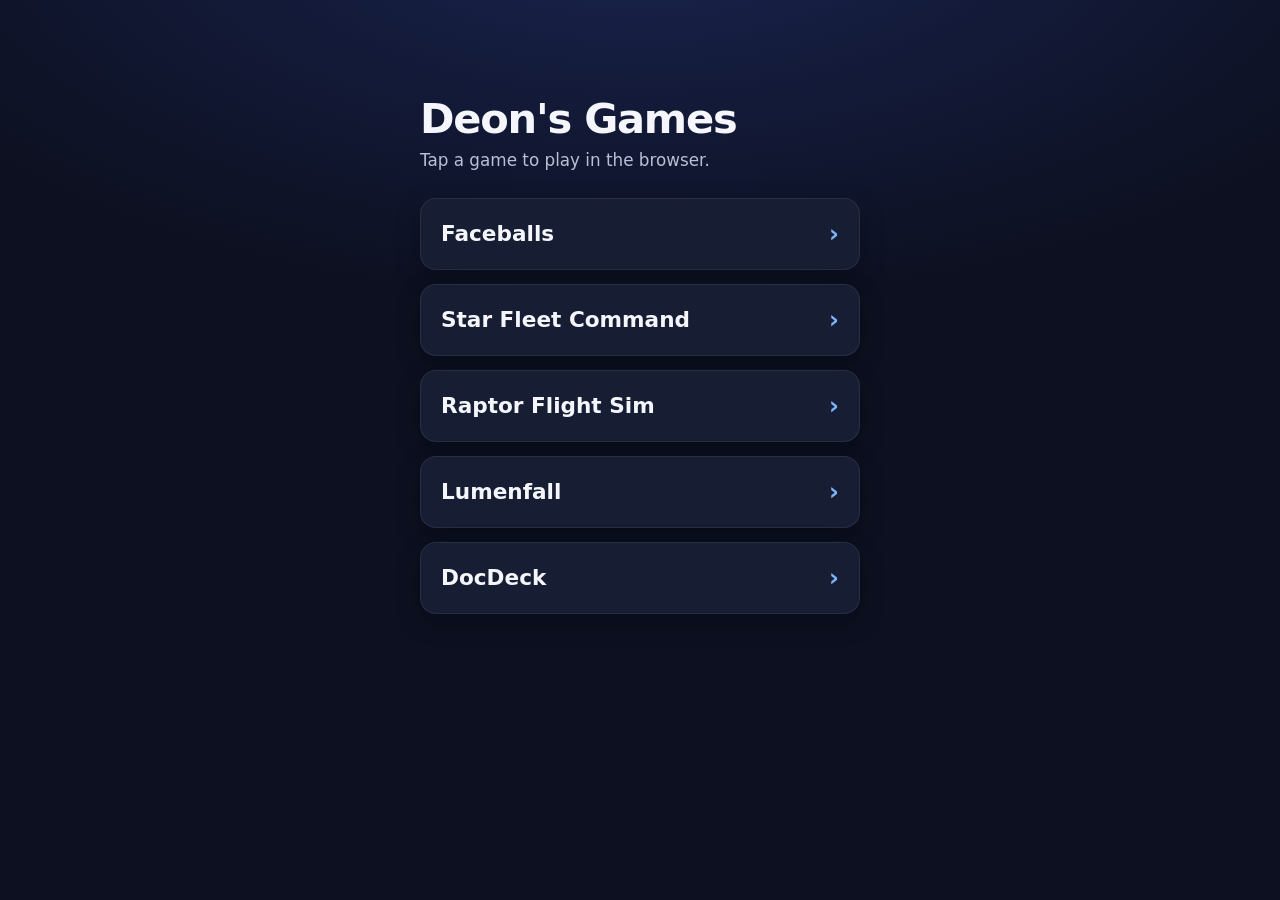
<file: index.html>
<!DOCTYPE html>
<html lang="en">
<head>
<meta charset="utf-8">
<meta name="viewport" content="width=device-width, initial-scale=1, viewport-fit=cover">
<meta name="theme-color" content="#0c1020">
<title>Deon's Games</title>
<style>
  :root {
    color-scheme: dark;
    --bg: #0c1020;
    --card: #171d33;
    --card-press: #243056;
    --text: #f4f6fb;
    --muted: #b7c0d4;
    --accent: #7eb6ff;
  }
  * { box-sizing: border-box; }
  html, body { margin: 0; min-height: 100%; }
  body {
    font-family: system-ui, -apple-system, Segoe UI, Roboto, Helvetica, Arial, sans-serif;
    background: radial-gradient(120% 80% at 50% -10%, #1a2450 0%, var(--bg) 55%);
    color: var(--text);
    display: flex;
    justify-content: center;
    padding: max(24px, env(safe-area-inset-top)) 16px max(32px, env(safe-area-inset-bottom));
  }
  main {
    width: min(440px, 100%);
    padding-top: 8vh;
  }
  h1 {
    margin: 0 0 8px;
    font-size: clamp(2rem, 8vw, 2.6rem);
    letter-spacing: -0.03em;
    line-height: 1.1;
  }
  p {
    margin: 0 0 28px;
    color: var(--muted);
    font-size: 1.05rem;
  }
  nav { display: flex; flex-direction: column; gap: 14px; }
  a {
    display: flex;
    align-items: center;
    min-height: 72px;
    padding: 18px 20px;
    border-radius: 16px;
    background: var(--card);
    color: var(--text);
    text-decoration: none;
    font-size: 1.35rem;
    font-weight: 700;
    border: 1px solid rgba(255, 255, 255, 0.08);
    box-shadow: 0 8px 24px rgba(0, 0, 0, 0.25);
  }
  a span {
    margin-left: auto;
    color: var(--accent);
    font-weight: 600;
    font-size: 1.5rem;
  }
  a:hover, a:focus-visible { background: var(--card-press); outline: none; }
  a:active { transform: translateY(1px); }
</style>
</head>
<body>
<main>
  <h1>Deon's Games</h1>
  <p>Tap a game to play in the browser.</p>
  <nav>
    <a href="faceballs/">Faceballs <span aria-hidden="true">›</span></a>
    <a href="star-fleet-command/">Star Fleet Command <span aria-hidden="true">›</span></a>
    <a href="flightsim/">Raptor Flight Sim <span aria-hidden="true">›</span></a>
    <a href="blocks3d/">Lumenfall <span aria-hidden="true">›</span></a>
    <a href="https://yungdiesel-arch.github.io/games/docdeck/">DocDeck <span aria-hidden="true">›</span></a>
  </nav>
</main>
</body>
</html>
</file>
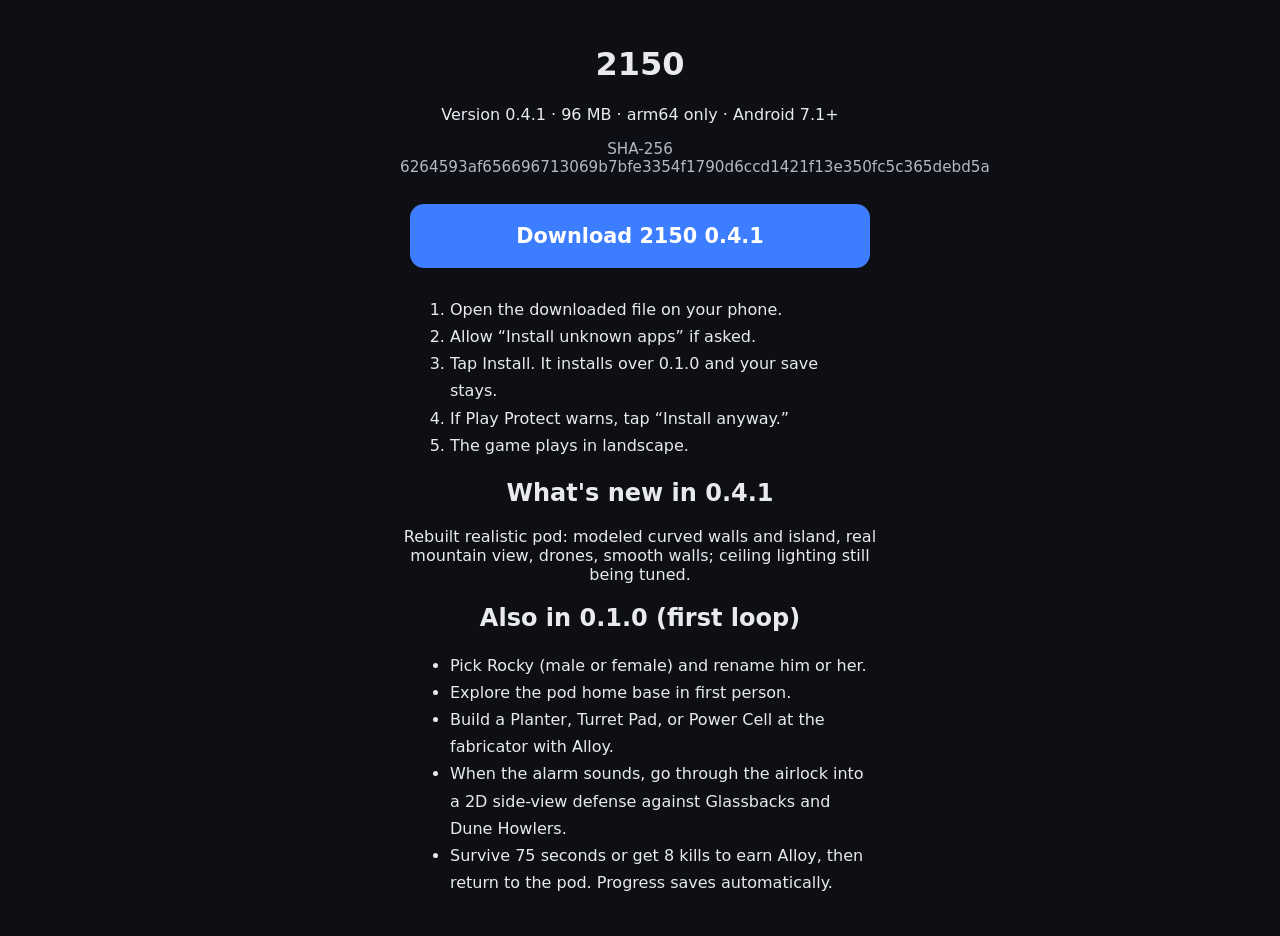
<file: 2150/index.html>
<!doctype html>
<html lang="en">
<head>
<meta charset="utf-8">
<meta name="viewport" content="width=device-width,initial-scale=1">
<title>2150 0.4.1</title>
<style>
body{background:#0d0f14;color:#e8eaf0;font-family:system-ui,sans-serif;margin:0;padding:24px;text-align:center}
a.b{display:block;margin:28px auto;max-width:420px;padding:20px;border-radius:14px;background:#3d7dff;color:#fff;font-size:1.3em;font-weight:700;text-decoration:none}
ol,ul{text-align:left;max-width:420px;margin:16px auto;line-height:1.7}
p,h1,h2{max-width:480px;margin-left:auto;margin-right:auto}
.note{color:#b4b8c4;font-size:.95em}
</style>
</head>
<body>
<h1>2150</h1>
<p>Version 0.4.1 · 96 MB · arm64 only · Android 7.1+</p>
<p class="note">SHA-256 6264593af656696713069b7bfe3354f1790d6ccd1421f13e350fc5c365debd5a</p>
<a class="b" href="2150.apk" download>Download 2150 0.4.1</a>
<ol>
<li>Open the downloaded file on your phone.</li>
<li>Allow “Install unknown apps” if asked.</li>
<li>Tap Install. It installs over 0.1.0 and your save stays.</li>
<li>If Play Protect warns, tap “Install anyway.”</li>
<li>The game plays in landscape.</li>
</ol>
<h2>What's new in 0.4.1</h2>
<p>Rebuilt realistic pod: modeled curved walls and island, real mountain view, drones, smooth walls; ceiling lighting still being tuned.</p>
<h2>Also in 0.1.0 (first loop)</h2>
<ul>
<li>Pick Rocky (male or female) and rename him or her.</li>
<li>Explore the pod home base in first person.</li>
<li>Build a Planter, Turret Pad, or Power Cell at the fabricator with Alloy.</li>
<li>When the alarm sounds, go through the airlock into a 2D side-view defense against Glassbacks and Dune Howlers.</li>
<li>Survive 75 seconds or get 8 kills to earn Alloy, then return to the pod. Progress saves automatically.</li>
</ul>
</body>
</html>
</file>
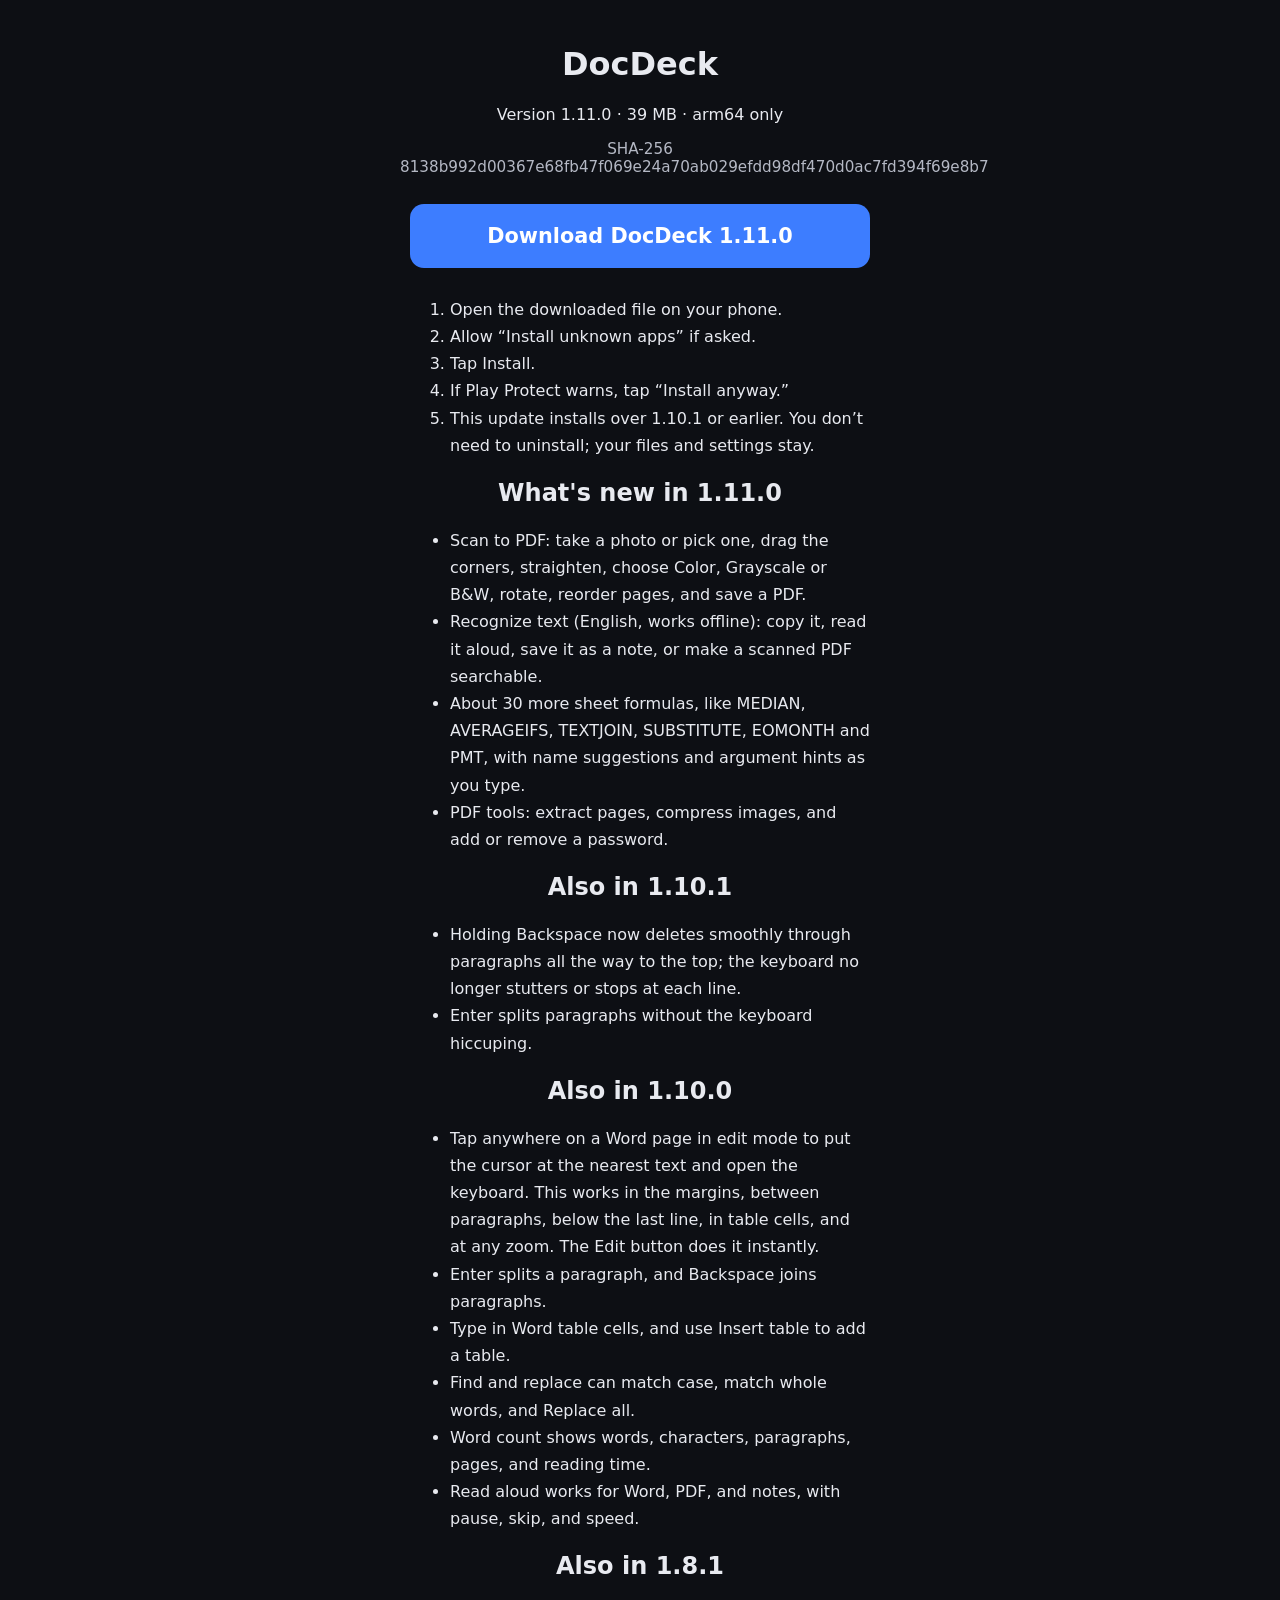
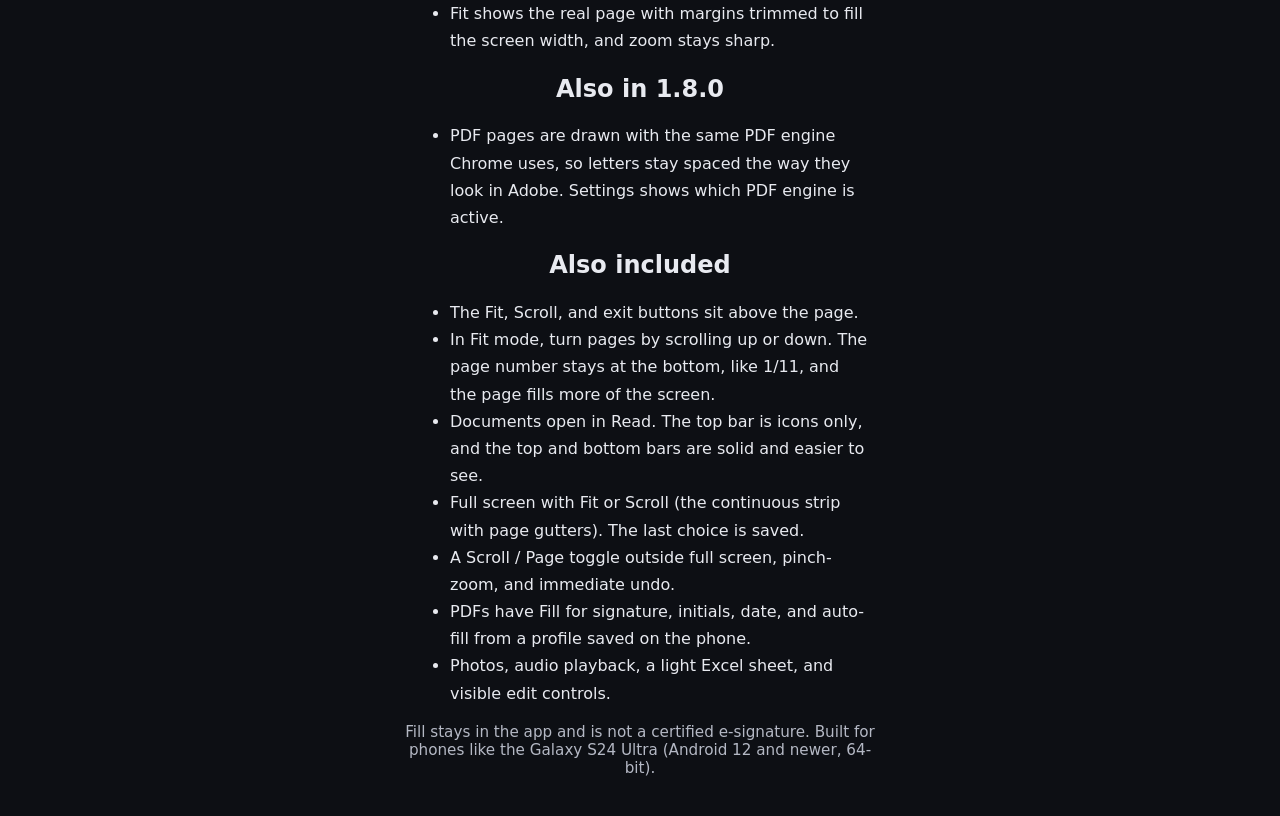
<file: docdeck/index.html>
<!doctype html>
<html lang="en">
<head>
<meta charset="utf-8">
<meta name="viewport" content="width=device-width,initial-scale=1">
<title>DocDeck 1.11.0</title>
<style>
body{background:#0d0f14;color:#e8eaf0;font-family:system-ui,sans-serif;margin:0;padding:24px;text-align:center}
a.b{display:block;margin:28px auto;max-width:420px;padding:20px;border-radius:14px;background:#3d7dff;color:#fff;font-size:1.3em;font-weight:700;text-decoration:none}
ol,ul{text-align:left;max-width:420px;margin:16px auto;line-height:1.7}
p,h1,h2{max-width:480px;margin-left:auto;margin-right:auto}
.note{color:#b4b8c4;font-size:.95em}
</style>
</head>
<body>
<h1>DocDeck</h1>
<p>Version 1.11.0 · 39 MB · arm64 only</p>
<p class="note">SHA-256 8138b992d00367e68fb47f069e24a70ab029efdd98df470d0ac7fd394f69e8b7</p>
<a class="b" href="DocDeck.apk" download>Download DocDeck 1.11.0</a>
<ol>
<li>Open the downloaded file on your phone.</li>
<li>Allow “Install unknown apps” if asked.</li>
<li>Tap Install.</li>
<li>If Play Protect warns, tap “Install anyway.”</li>
<li>This update installs over 1.10.1 or earlier. You don’t need to uninstall; your files and settings stay.</li>
</ol>
<h2>What's new in 1.11.0</h2>
<ul>
<li>Scan to PDF: take a photo or pick one, drag the corners, straighten, choose Color, Grayscale or B&amp;W, rotate, reorder pages, and save a PDF.</li>
<li>Recognize text (English, works offline): copy it, read it aloud, save it as a note, or make a scanned PDF searchable.</li>
<li>About 30 more sheet formulas, like MEDIAN, AVERAGEIFS, TEXTJOIN, SUBSTITUTE, EOMONTH and PMT, with name suggestions and argument hints as you type.</li>
<li>PDF tools: extract pages, compress images, and add or remove a password.</li>
</ul>
<h2>Also in 1.10.1</h2>
<ul>
<li>Holding Backspace now deletes smoothly through paragraphs all the way to the top; the keyboard no longer stutters or stops at each line.</li>
<li>Enter splits paragraphs without the keyboard hiccuping.</li>
</ul>
<h2>Also in 1.10.0</h2>
<ul>
<li>Tap anywhere on a Word page in edit mode to put the cursor at the nearest text and open the keyboard. This works in the margins, between paragraphs, below the last line, in table cells, and at any zoom. The Edit button does it instantly.</li>
<li>Enter splits a paragraph, and Backspace joins paragraphs.</li>
<li>Type in Word table cells, and use Insert table to add a table.</li>
<li>Find and replace can match case, match whole words, and Replace all.</li>
<li>Word count shows words, characters, paragraphs, pages, and reading time.</li>
<li>Read aloud works for Word, PDF, and notes, with pause, skip, and speed.</li>
</ul>
<h2>Also in 1.8.1</h2>
<ul>
<li>Fit shows the real page with margins trimmed to fill the screen width, and zoom stays sharp.</li>
</ul>
<h2>Also in 1.8.0</h2>
<ul>
<li>PDF pages are drawn with the same PDF engine Chrome uses, so letters stay spaced the way they look in Adobe. Settings shows which PDF engine is active.</li>
</ul>
<h2>Also included</h2>
<ul>
<li>The Fit, Scroll, and exit buttons sit above the page.</li>
<li>In Fit mode, turn pages by scrolling up or down. The page number stays at the bottom, like 1/11, and the page fills more of the screen.</li>
<li>Documents open in Read. The top bar is icons only, and the top and bottom bars are solid and easier to see.</li>
<li>Full screen with Fit or Scroll (the continuous strip with page gutters). The last choice is saved.</li>
<li>A Scroll / Page toggle outside full screen, pinch-zoom, and immediate undo.</li>
<li>PDFs have Fill for signature, initials, date, and auto-fill from a profile saved on the phone.</li>
<li>Photos, audio playback, a light Excel sheet, and visible edit controls.</li>
</ul>
<p class="note">Fill stays in the app and is not a certified e-signature. Built for phones like the Galaxy S24 Ultra (Android 12 and newer, 64-bit).</p>
</body>
</html>
</file>
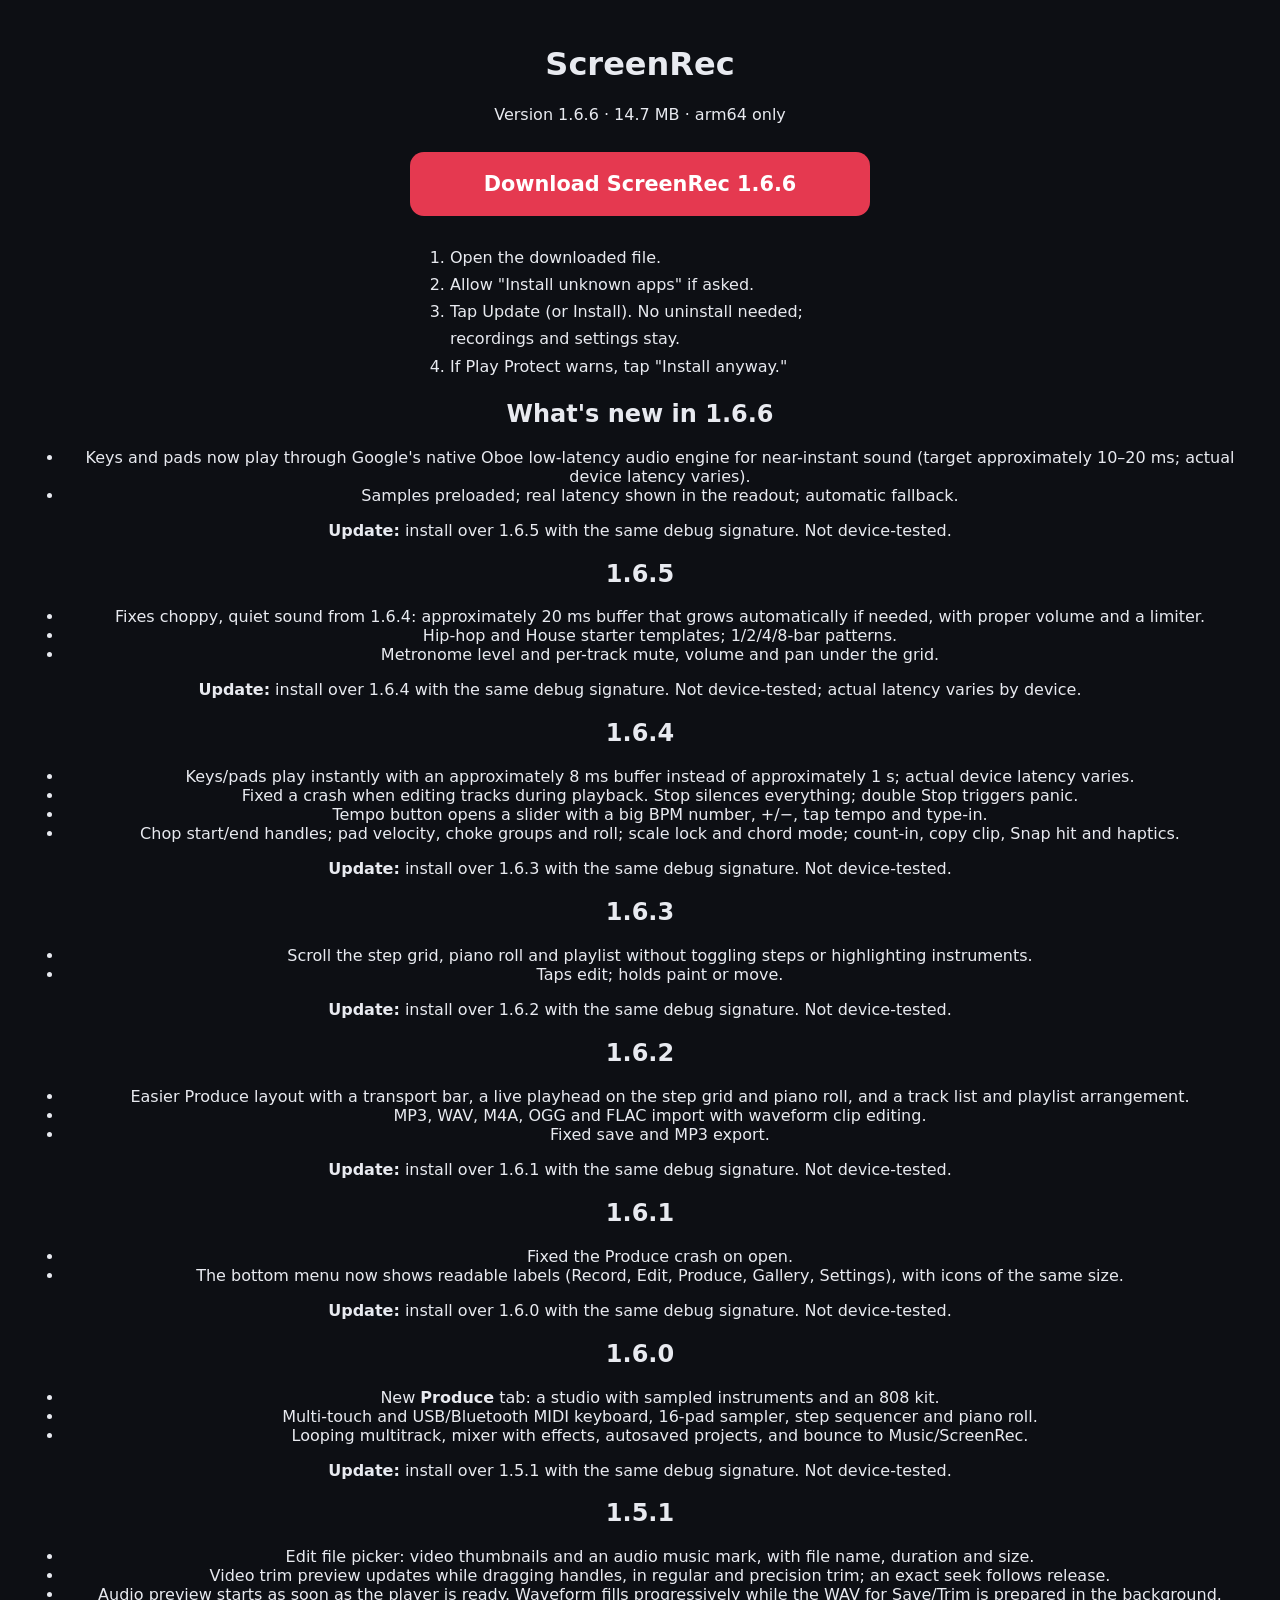
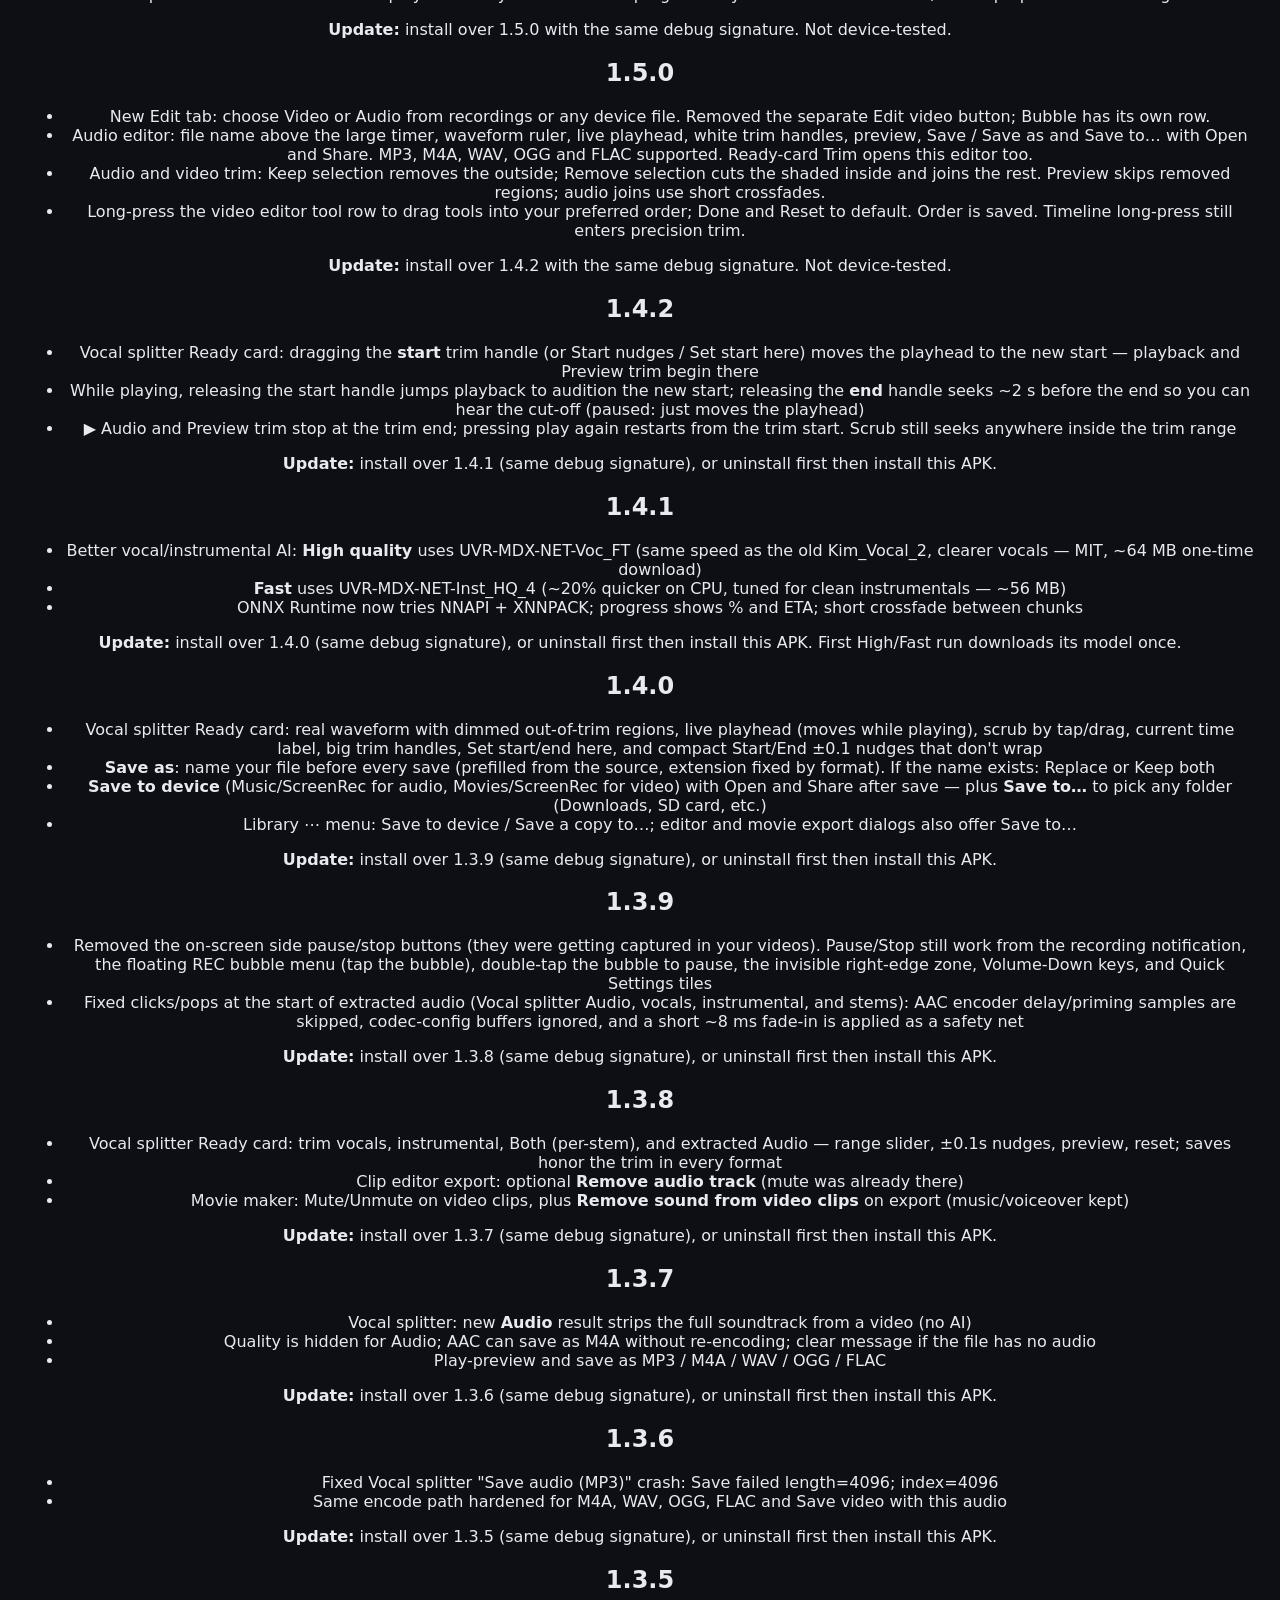
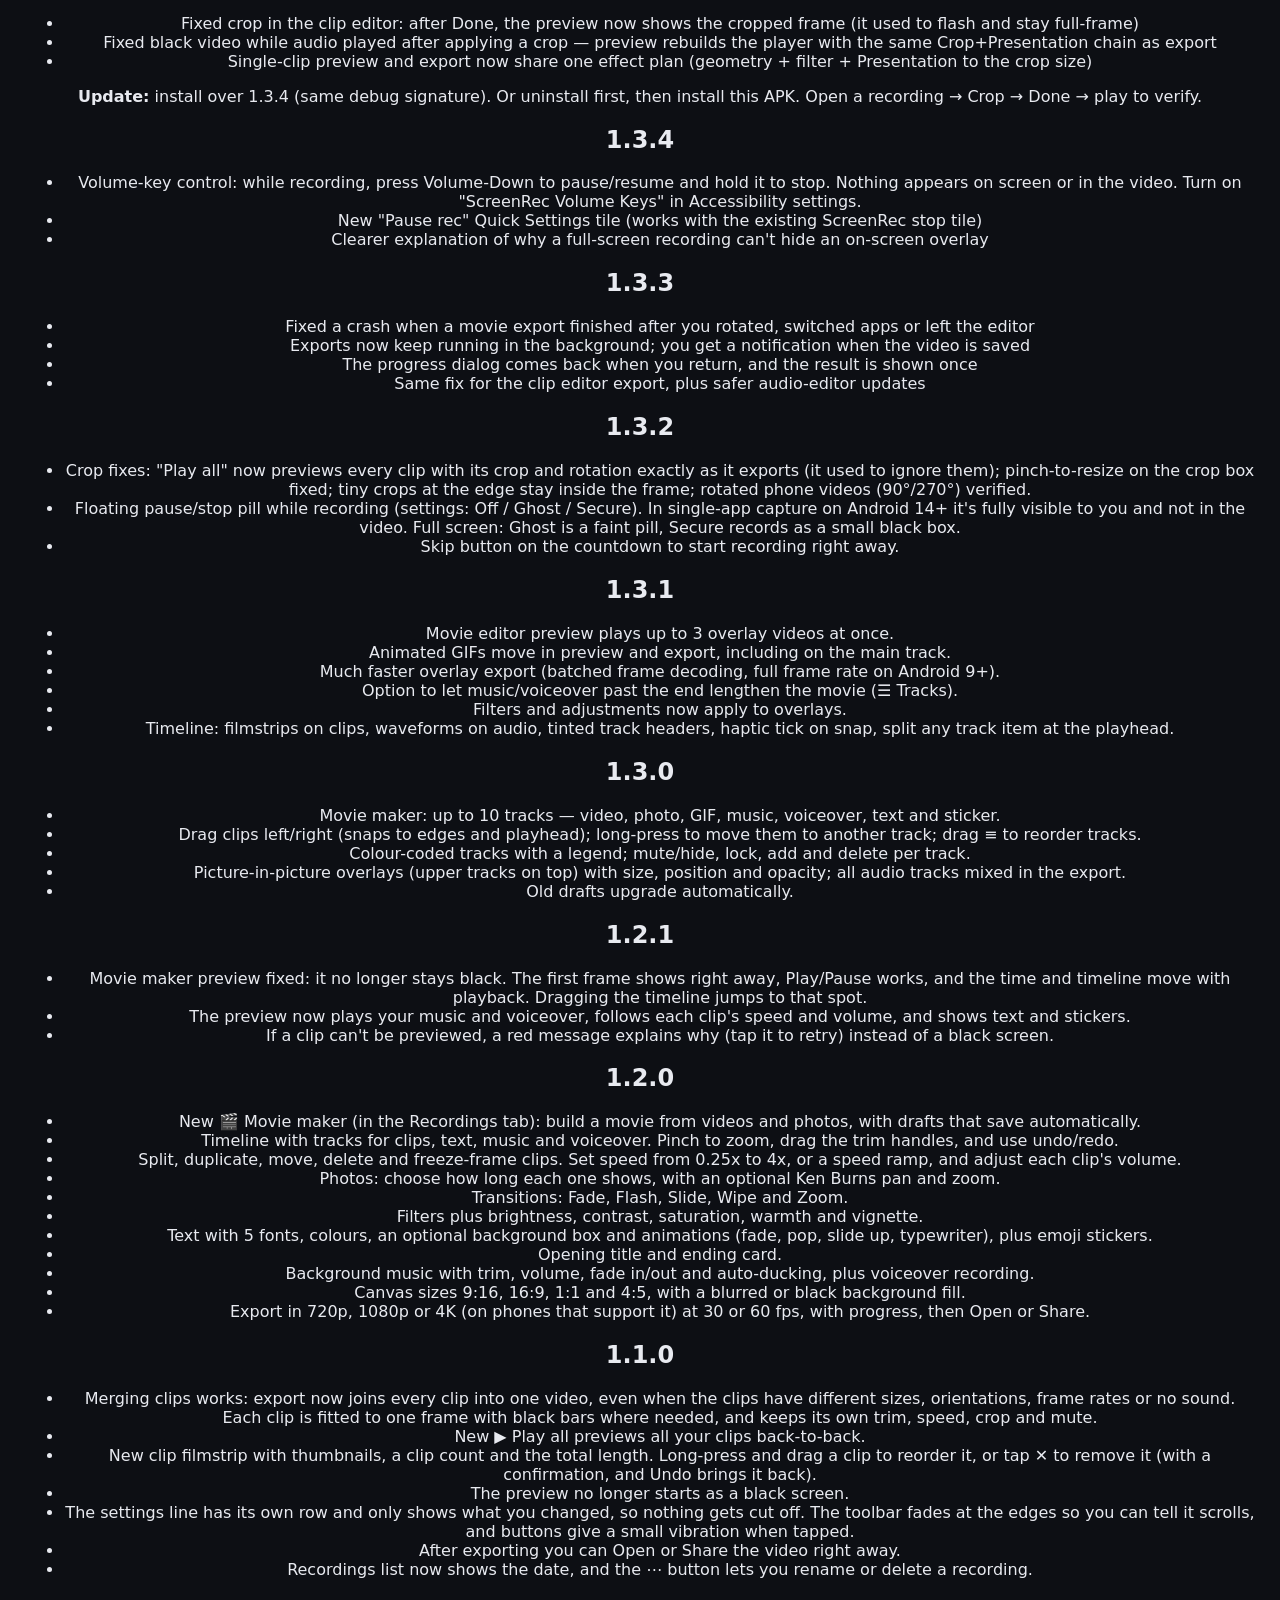
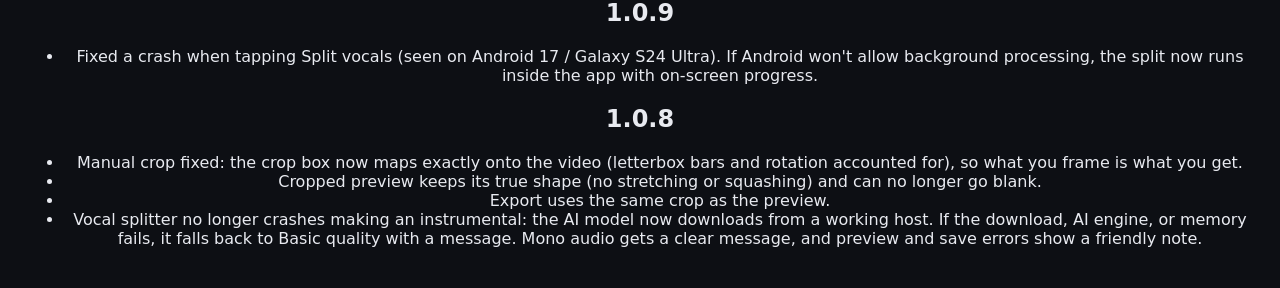
<file: screenrec/index.html>
<!doctype html><html><head><meta charset="utf-8"><meta name="viewport" content="width=device-width,initial-scale=1"><title>ScreenRec 1.6.6</title>
<style>body{background:#0d0f14;color:#e8eaf0;font-family:system-ui,sans-serif;margin:0;padding:24px;text-align:center}a.b{display:block;margin:28px auto;max-width:420px;padding:20px;border-radius:14px;background:#e53950;color:#fff;font-size:1.3em;font-weight:700;text-decoration:none}ol{text-align:left;max-width:420px;margin:auto;line-height:1.7}</style></head>
<body><h1>ScreenRec</h1><p>Version 1.6.6 · 14.7 MB · arm64 only</p><a class="b" href="ScreenRec.apk" download>Download ScreenRec 1.6.6</a>
<ol><li>Open the downloaded file.</li><li>Allow "Install unknown apps" if asked.</li><li>Tap Update (or Install). No uninstall needed; recordings and settings stay.</li><li>If Play Protect warns, tap "Install anyway."</li></ol><h2>What's new in 1.6.6</h2>
<ul>
<li>Keys and pads now play through Google's native Oboe low-latency audio engine for near-instant sound (target approximately 10–20 ms; actual device latency varies).</li>
<li>Samples preloaded; real latency shown in the readout; automatic fallback.</li>
</ul>
<p><b>Update:</b> install over 1.6.5 with the same debug signature. Not device-tested.</p>
<h2>1.6.5</h2>
<ul>
<li>Fixes choppy, quiet sound from 1.6.4: approximately 20 ms buffer that grows automatically if needed, with proper volume and a limiter.</li>
<li>Hip-hop and House starter templates; 1/2/4/8-bar patterns.</li>
<li>Metronome level and per-track mute, volume and pan under the grid.</li>
</ul>
<p><b>Update:</b> install over 1.6.4 with the same debug signature. Not device-tested; actual latency varies by device.</p>
<h2>1.6.4</h2>
<ul>
<li>Keys/pads play instantly with an approximately 8 ms buffer instead of approximately 1 s; actual device latency varies.</li>
<li>Fixed a crash when editing tracks during playback. Stop silences everything; double Stop triggers panic.</li>
<li>Tempo button opens a slider with a big BPM number, +/−, tap tempo and type-in.</li>
<li>Chop start/end handles; pad velocity, choke groups and roll; scale lock and chord mode; count-in, copy clip, Snap hit and haptics.</li>
</ul>
<p><b>Update:</b> install over 1.6.3 with the same debug signature. Not device-tested.</p>
<h2>1.6.3</h2>
<ul>
<li>Scroll the step grid, piano roll and playlist without toggling steps or highlighting instruments.</li>
<li>Taps edit; holds paint or move.</li>
</ul>
<p><b>Update:</b> install over 1.6.2 with the same debug signature. Not device-tested.</p>
<h2>1.6.2</h2>
<ul>
<li>Easier Produce layout with a transport bar, a live playhead on the step grid and piano roll, and a track list and playlist arrangement.</li>
<li>MP3, WAV, M4A, OGG and FLAC import with waveform clip editing.</li>
<li>Fixed save and MP3 export.</li>
</ul>
<p><b>Update:</b> install over 1.6.1 with the same debug signature. Not device-tested.</p>
<h2>1.6.1</h2>
<ul>
<li>Fixed the Produce crash on open.</li>
<li>The bottom menu now shows readable labels (Record, Edit, Produce, Gallery, Settings), with icons of the same size.</li>
</ul>
<p><b>Update:</b> install over 1.6.0 with the same debug signature. Not device-tested.</p>
<h2>1.6.0</h2>
<ul>
<li>New <b>Produce</b> tab: a studio with sampled instruments and an 808 kit.</li>
<li>Multi-touch and USB/Bluetooth MIDI keyboard, 16-pad sampler, step sequencer and piano roll.</li>
<li>Looping multitrack, mixer with effects, autosaved projects, and bounce to Music/ScreenRec.</li>
</ul>
<p><b>Update:</b> install over 1.5.1 with the same debug signature. Not device-tested.</p>
<h2>1.5.1</h2>
<ul>
<li>Edit file picker: video thumbnails and an audio music mark, with file name, duration and size.</li>
<li>Video trim preview updates while dragging handles, in regular and precision trim; an exact seek follows release.</li>
<li>Audio preview starts as soon as the player is ready. Waveform fills progressively while the WAV for Save/Trim is prepared in the background.</li>
</ul>
<p><b>Update:</b> install over 1.5.0 with the same debug signature. Not device-tested.</p>
<h2>1.5.0</h2>
<ul>
<li>New Edit tab: choose Video or Audio from recordings or any device file. Removed the separate Edit video button; Bubble has its own row.</li>
<li>Audio editor: file name above the large timer, waveform ruler, live playhead, white trim handles, preview, Save / Save as and Save to… with Open and Share. MP3, M4A, WAV, OGG and FLAC supported. Ready-card Trim opens this editor too.</li>
<li>Audio and video trim: Keep selection removes the outside; Remove selection cuts the shaded inside and joins the rest. Preview skips removed regions; audio joins use short crossfades.</li>
<li>Long-press the video editor tool row to drag tools into your preferred order; Done and Reset to default. Order is saved. Timeline long-press still enters precision trim.</li>
</ul>
<p><b>Update:</b> install over 1.4.2 with the same debug signature. Not device-tested.</p>
<h2>1.4.2</h2>
<ul>
<li>Vocal splitter Ready card: dragging the <b>start</b> trim handle (or Start nudges / Set start here) moves the playhead to the new start — playback and Preview trim begin there</li>
<li>While playing, releasing the start handle jumps playback to audition the new start; releasing the <b>end</b> handle seeks ~2 s before the end so you can hear the cut-off (paused: just moves the playhead)</li>
<li>▶ Audio and Preview trim stop at the trim end; pressing play again restarts from the trim start. Scrub still seeks anywhere inside the trim range</li>
</ul>
<p><b>Update:</b> install over 1.4.1 (same debug signature), or uninstall first then install this APK.</p>
<h2>1.4.1</h2>
<ul>
<li>Better vocal/instrumental AI: <b>High quality</b> uses UVR-MDX-NET-Voc_FT (same speed as the old Kim_Vocal_2, clearer vocals — MIT, ~64 MB one-time download)</li>
<li><b>Fast</b> uses UVR-MDX-NET-Inst_HQ_4 (~20% quicker on CPU, tuned for clean instrumentals — ~56 MB)</li>
<li>ONNX Runtime now tries NNAPI + XNNPACK; progress shows % and ETA; short crossfade between chunks</li>
</ul>
<p><b>Update:</b> install over 1.4.0 (same debug signature), or uninstall first then install this APK. First High/Fast run downloads its model once.</p>
<h2>1.4.0</h2>
<ul>
<li>Vocal splitter Ready card: real waveform with dimmed out-of-trim regions, live playhead (moves while playing), scrub by tap/drag, current time label, big trim handles, Set start/end here, and compact Start/End ±0.1 nudges that don't wrap</li>
<li><b>Save as</b>: name your file before every save (prefilled from the source, extension fixed by format). If the name exists: Replace or Keep both</li>
<li><b>Save to device</b> (Music/ScreenRec for audio, Movies/ScreenRec for video) with Open and Share after save — plus <b>Save to…</b> to pick any folder (Downloads, SD card, etc.)</li>
<li>Library ⋯ menu: Save to device / Save a copy to…; editor and movie export dialogs also offer Save to…</li>
</ul>
<p><b>Update:</b> install over 1.3.9 (same debug signature), or uninstall first then install this APK.</p>
<h2>1.3.9</h2>
<ul>
<li>Removed the on-screen side pause/stop buttons (they were getting captured in your videos). Pause/Stop still work from the recording notification, the floating REC bubble menu (tap the bubble), double-tap the bubble to pause, the invisible right-edge zone, Volume-Down keys, and Quick Settings tiles</li>
<li>Fixed clicks/pops at the start of extracted audio (Vocal splitter Audio, vocals, instrumental, and stems): AAC encoder delay/priming samples are skipped, codec-config buffers ignored, and a short ~8 ms fade-in is applied as a safety net</li>
</ul>
<p><b>Update:</b> install over 1.3.8 (same debug signature), or uninstall first then install this APK.</p>
<h2>1.3.8</h2>
<ul>
<li>Vocal splitter Ready card: trim vocals, instrumental, Both (per-stem), and extracted Audio — range slider, ±0.1s nudges, preview, reset; saves honor the trim in every format</li>
<li>Clip editor export: optional <b>Remove audio track</b> (mute was already there)</li>
<li>Movie maker: Mute/Unmute on video clips, plus <b>Remove sound from video clips</b> on export (music/voiceover kept)</li>
</ul>
<p><b>Update:</b> install over 1.3.7 (same debug signature), or uninstall first then install this APK.</p>
<h2>1.3.7</h2>
<ul>
<li>Vocal splitter: new <b>Audio</b> result strips the full soundtrack from a video (no AI)</li>
<li>Quality is hidden for Audio; AAC can save as M4A without re-encoding; clear message if the file has no audio</li>
<li>Play-preview and save as MP3 / M4A / WAV / OGG / FLAC</li>
</ul>
<p><b>Update:</b> install over 1.3.6 (same debug signature), or uninstall first then install this APK.</p>
<h2>1.3.6</h2>
<ul>
<li>Fixed Vocal splitter "Save audio (MP3)" crash: Save failed length=4096; index=4096</li>
<li>Same encode path hardened for M4A, WAV, OGG, FLAC and Save video with this audio</li>
</ul>
<p><b>Update:</b> install over 1.3.5 (same debug signature), or uninstall first then install this APK.</p>
<h2>1.3.5</h2>
<ul>
<li>Fixed crop in the clip editor: after Done, the preview now shows the cropped frame (it used to flash and stay full-frame)</li>
<li>Fixed black video while audio played after applying a crop — preview rebuilds the player with the same Crop+Presentation chain as export</li>
<li>Single-clip preview and export now share one effect plan (geometry + filter + Presentation to the crop size)</li>
</ul>
<p><b>Update:</b> install over 1.3.4 (same debug signature). Or uninstall first, then install this APK. Open a recording → Crop → Done → play to verify.</p>
<h2>1.3.4</h2><ul><li>Volume-key control: while recording, press Volume-Down to pause/resume and hold it to stop. Nothing appears on screen or in the video. Turn on "ScreenRec Volume Keys" in Accessibility settings.</li><li>New "Pause rec" Quick Settings tile (works with the existing ScreenRec stop tile)</li><li>Clearer explanation of why a full-screen recording can't hide an on-screen overlay</li></ul>
<h2>1.3.3</h2><ul><li>Fixed a crash when a movie export finished after you rotated, switched apps or left the editor</li><li>Exports now keep running in the background; you get a notification when the video is saved</li><li>The progress dialog comes back when you return, and the result is shown once</li><li>Same fix for the clip editor export, plus safer audio-editor updates</li></ul>
<h2>1.3.2</h2>
<ul>
<li>Crop fixes: "Play all" now previews every clip with its crop and rotation exactly as it exports (it used to ignore them); pinch-to-resize on the crop box fixed; tiny crops at the edge stay inside the frame; rotated phone videos (90°/270°) verified.</li>
<li>Floating pause/stop pill while recording (settings: Off / Ghost / Secure). In single-app capture on Android 14+ it's fully visible to you and not in the video. Full screen: Ghost is a faint pill, Secure records as a small black box.</li>
<li>Skip button on the countdown to start recording right away.</li>
</ul>
<h2>1.3.1</h2><ul><li>Movie editor preview plays up to 3 overlay videos at once.</li><li>Animated GIFs move in preview and export, including on the main track.</li><li>Much faster overlay export (batched frame decoding, full frame rate on Android 9+).</li><li>Option to let music/voiceover past the end lengthen the movie (☰ Tracks).</li><li>Filters and adjustments now apply to overlays.</li><li>Timeline: filmstrips on clips, waveforms on audio, tinted track headers, haptic tick on snap, split any track item at the playhead.</li></ul><h2>1.3.0</h2><ul><li>Movie maker: up to 10 tracks — video, photo, GIF, music, voiceover, text and sticker.</li><li>Drag clips left/right (snaps to edges and playhead); long-press to move them to another track; drag ≡ to reorder tracks.</li><li>Colour-coded tracks with a legend; mute/hide, lock, add and delete per track.</li><li>Picture-in-picture overlays (upper tracks on top) with size, position and opacity; all audio tracks mixed in the export.</li><li>Old drafts upgrade automatically.</li></ul><h2>1.2.1</h2><ul><li>Movie maker preview fixed: it no longer stays black. The first frame shows right away, Play/Pause works, and the time and timeline move with playback. Dragging the timeline jumps to that spot.</li><li>The preview now plays your music and voiceover, follows each clip's speed and volume, and shows text and stickers.</li><li>If a clip can't be previewed, a red message explains why (tap it to retry) instead of a black screen.</li></ul><h2>1.2.0</h2><ul><li>New 🎬 Movie maker (in the Recordings tab): build a movie from videos and photos, with drafts that save automatically.</li><li>Timeline with tracks for clips, text, music and voiceover. Pinch to zoom, drag the trim handles, and use undo/redo.</li><li>Split, duplicate, move, delete and freeze-frame clips. Set speed from 0.25x to 4x, or a speed ramp, and adjust each clip's volume.</li><li>Photos: choose how long each one shows, with an optional Ken Burns pan and zoom.</li><li>Transitions: Fade, Flash, Slide, Wipe and Zoom.</li><li>Filters plus brightness, contrast, saturation, warmth and vignette.</li><li>Text with 5 fonts, colours, an optional background box and animations (fade, pop, slide up, typewriter), plus emoji stickers.</li><li>Opening title and ending card.</li><li>Background music with trim, volume, fade in/out and auto-ducking, plus voiceover recording.</li><li>Canvas sizes 9:16, 16:9, 1:1 and 4:5, with a blurred or black background fill.</li><li>Export in 720p, 1080p or 4K (on phones that support it) at 30 or 60 fps, with progress, then Open or Share.</li></ul><h2>1.1.0</h2><ul><li>Merging clips works: export now joins every clip into one video, even when the clips have different sizes, orientations, frame rates or no sound. Each clip is fitted to one frame with black bars where needed, and keeps its own trim, speed, crop and mute.</li><li>New ▶ Play all previews all your clips back-to-back.</li><li>New clip filmstrip with thumbnails, a clip count and the total length. Long-press and drag a clip to reorder it, or tap ✕ to remove it (with a confirmation, and Undo brings it back).</li><li>The preview no longer starts as a black screen.</li><li>The settings line has its own row and only shows what you changed, so nothing gets cut off. The toolbar fades at the edges so you can tell it scrolls, and buttons give a small vibration when tapped.</li><li>After exporting you can Open or Share the video right away.</li><li>Recordings list now shows the date, and the ⋯ button lets you rename or delete a recording.</li></ul><h2>1.0.9</h2><ul><li>Fixed a crash when tapping Split vocals (seen on Android 17 / Galaxy S24 Ultra). If Android won't allow background processing, the split now runs inside the app with on-screen progress.</li></ul><h2>1.0.8</h2><ul><li>Manual crop fixed: the crop box now maps exactly onto the video (letterbox bars and rotation accounted for), so what you frame is what you get.</li><li>Cropped preview keeps its true shape (no stretching or squashing) and can no longer go blank.</li><li>Export uses the same crop as the preview.</li><li>Vocal splitter no longer crashes making an instrumental: the AI model now downloads from a working host. If the download, AI engine, or memory fails, it falls back to Basic quality with a message. Mono audio gets a clear message, and preview and save errors show a friendly note.</li></ul></body></html>
</file>
